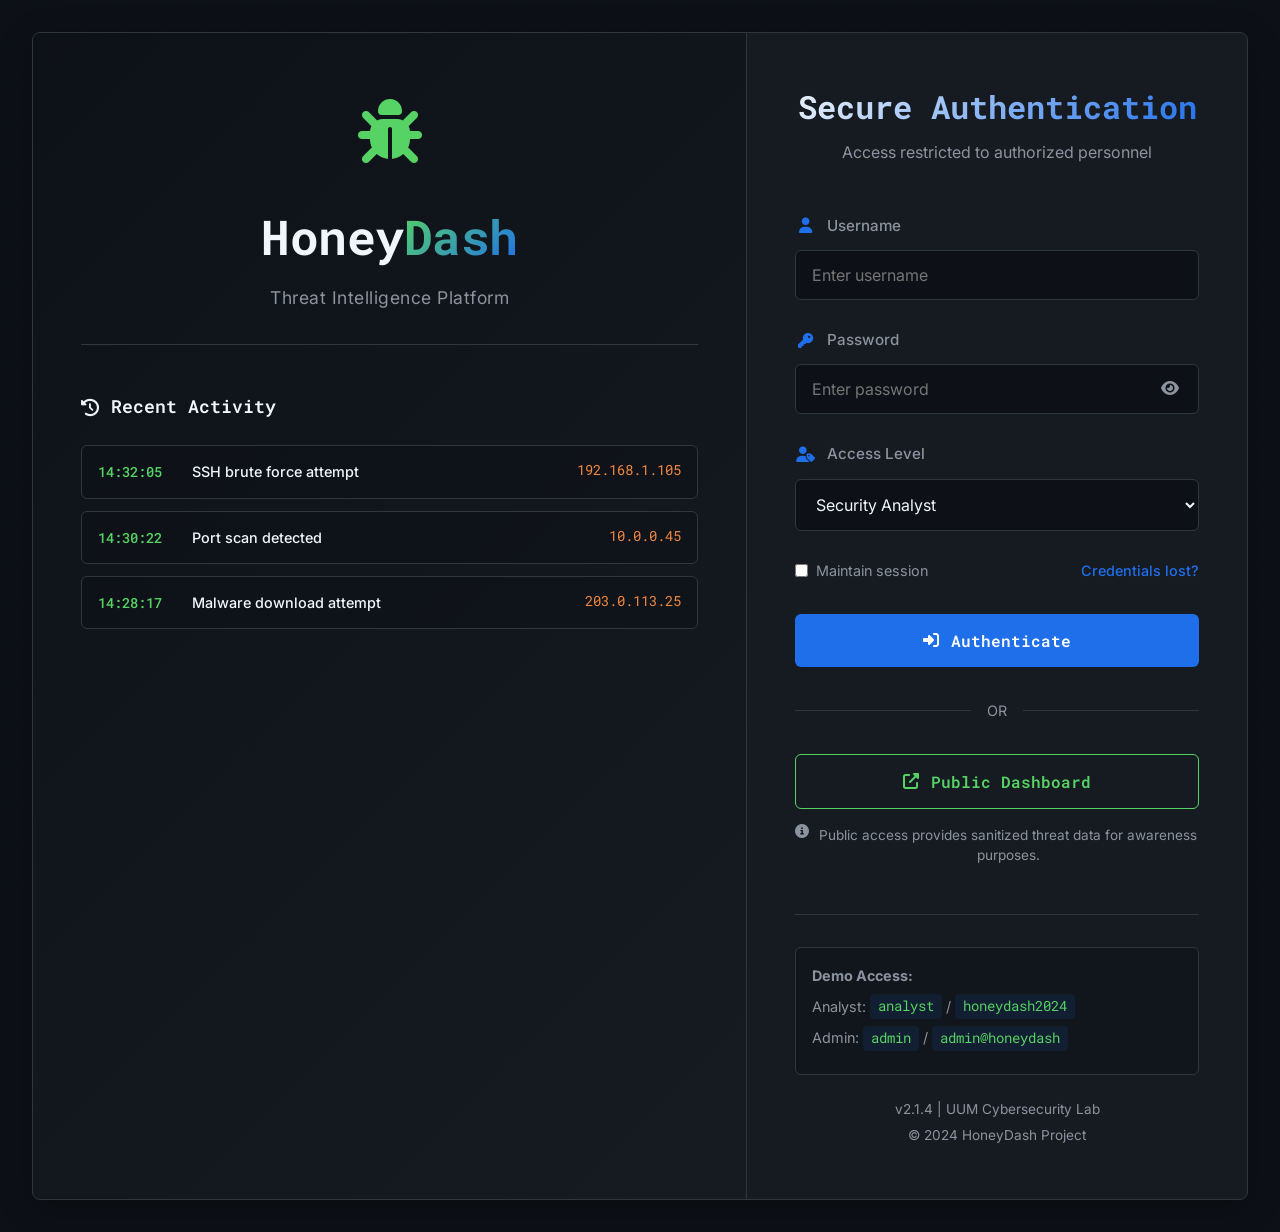
<file: index.html>
<!DOCTYPE html>
<html lang="en">

<head>
    <meta charset="UTF-8">
    <meta name="viewport" content="width=device-width, initial-scale=1.0">
    <title>HoneyDash | Secure Access</title>
    <link rel="stylesheet" href="css/login-style.css">
    <link rel="stylesheet" href="https://cdnjs.cloudflare.com/ajax/libs/font-awesome/6.4.0/css/all.min.css">
    <link
        href="https://fonts.googleapis.com/css2?family=Roboto+Mono:wght@300;400;500;700&family=Inter:wght@300;400;500;600;700&display=swap"
        rel="stylesheet">
</head>

<body class="login-page">
    <!-- Minimalist Background -->
    <div class="bg-grid"></div>

    <div class="login-wrapper">
        <!-- Left Info Panel -->
        <div class="login-info">
            <div class="brand">
                <div class="logo-icon">
                    <i class="fas fa-bug"></i>
                </div>
                <h1>Honey<span class="logo-highlight">Dash</span></h1>
                <p class="subtitle">Threat Intelligence Platform</p>
            </div>



            <div class="recent-activity">
                <h3><i class="fas fa-history"></i> Recent Activity</h3>
                <div class="activity-log">
                    <div class="activity-item">
                        <span class="time">14:32:05</span>
                        <span class="event">SSH brute force attempt</span>
                        <span class="source">192.168.1.105</span>
                    </div>
                    <div class="activity-item">
                        <span class="time">14:30:22</span>
                        <span class="event">Port scan detected</span>
                        <span class="source">10.0.0.45</span>
                    </div>
                    <div class="activity-item">
                        <span class="time">14:28:17</span>
                        <span class="event">Malware download attempt</span>
                        <span class="source">203.0.113.25</span>
                    </div>
                </div>
            </div>
        </div>

        <!-- Login Form -->
        <div class="login-form-container">
            <div class="form-header">
                <h2>Secure Authentication</h2>
                <p>Access restricted to authorized personnel</p>
            </div>

            <form id="loginForm" class="login-form">
                <div class="input-group">
                    <label for="username">
                        <i class="fas fa-user"></i>
                        <span>Username</span>
                    </label>
                    <input type="text" id="username" placeholder="Enter username" class="form-input">
                </div>

                <div class="input-group">
                    <label for="password">
                        <i class="fas fa-key"></i>
                        <span>Password</span>
                    </label>
                    <div class="password-wrapper">
                        <input type="password" id="password" placeholder="Enter password" class="form-input">
                        <button type="button" class="toggle-password" id="togglePassword">
                            <i class="fas fa-eye"></i>
                        </button>
                    </div>
                </div>

                <div class="input-group">
                    <label for="role">
                        <i class="fas fa-user-tag"></i>
                        <span>Access Level</span>
                    </label>
                    <select id="role" class="form-input">
                        <option value="analyst">Security Analyst</option>
                        <option value="admin">System Administrator</option>
                        <option value="viewer">Read-Only Viewer</option>
                    </select>
                </div>

                <div class="form-options">
                    <label class="checkbox">
                        <input type="checkbox" id="remember">
                        <span>Maintain session</span>
                    </label>
                    <a href="#" class="forgot-password">Credentials lost?</a>
                </div>

                <button type="submit" class="login-button">
                    <i class="fas fa-sign-in-alt"></i>
                    <span>Authenticate</span>
                </button>

                <div class="public-access">
                    <div class="divider">
                        <span>OR</span>
                    </div>
                    <button type="button" class="public-button" id="publicAccessBtn">
                        <i class="fas fa-external-link-alt"></i>
                        <span>Public Dashboard</span>
                    </button>
                    <p class="access-note">
                        <i class="fas fa-info-circle"></i>
                        Public access provides sanitized threat data for awareness purposes.
                    </p>
                </div>
            </form>

            <div class="form-footer">
                <div class="credentials-hint">
                    <p><strong>Demo Access:</strong></p>
                    <p>Analyst: <code>analyst</code> / <code>honeydash2024</code></p>
                    <p>Admin: <code>admin</code> / <code>admin@honeydash</code></p>
                </div>
                <div class="system-info">
                    <p>v2.1.4 | UUM Cybersecurity Lab</p>
                    <p>© 2024 HoneyDash Project</p>
                </div>
            </div>
        </div>
    </div>

    <script src="js/login-script.js"></script>
</body>

</html>
</file>
<file: css/login-style.css>
/* ===== BASE RESET & FONTS ===== */
* {
    margin: 0;
    padding: 0;
    box-sizing: border-box;
}

:root {
    --dark-bg: #0d1117;
    --dark-surface: #161b22;
    --dark-border: #30363d;
    --text-primary: #f0f6fc;
    --text-secondary: #8b949e;
    --accent-blue: #1f6feb;
    --accent-cyan: #56d364;
    --accent-red: #f85149;
    --accent-orange: #f0883e;
    --accent-purple: #8957e5;
    --success: #238636;
    --warning: #9e6a03;
    --danger: #da3633;
}

body {
    font-family: 'Inter', -apple-system, BlinkMacSystemFont, 'Segoe UI', Roboto, sans-serif;
    background-color: var(--dark-bg);
    color: var(--text-primary);
    line-height: 1.6;
    min-height: 100vh;
    overflow-x: hidden;
}

.login-page {
    display: flex;
    align-items: center;
    justify-content: center;
    min-height: 100vh;
    padding: 2rem;
}

/* ===== BACKGROUND GRID ===== */
.bg-grid {
    position: fixed;
    top: 0;
    left: 0;
    width: 100%;
    height: 100%;
    background-image:
        linear-gradient(rgba(31, 111, 235, 0.05) 1px, transparent 1px),
        linear-gradient(90deg, rgba(31, 111, 235, 0.05) 1px, transparent 1px);
    background-size: 40px 40px;
    z-index: -1;
    opacity: 0.3;
}

/* ===== LOGIN WRAPPER ===== */
.login-wrapper {
    display: flex;
    width: 100%;
    max-width: 1400px;
    background: var(--dark-surface);
    border: 1px solid var(--dark-border);
    border-radius: 8px;
    overflow: hidden;
    box-shadow: 0 8px 32px rgba(0, 0, 0, 0.3);
    min-height: 800px;
}

/* ===== LEFT INFO PANEL ===== */
.login-info {
    flex: 1;
    padding: 3rem;
    background: linear-gradient(135deg, rgba(13, 17, 23, 0.95), rgba(22, 27, 34, 0.95));
    border-right: 1px solid var(--dark-border);
    display: flex;
    flex-direction: column;
    gap: 3rem;
}

.brand {
    text-align: center;
    padding-bottom: 2rem;
    border-bottom: 1px solid var(--dark-border);
}

.logo-icon {
    font-size: 4rem;
    color: var(--accent-cyan);
    margin-bottom: 1rem;
}

.brand h1 {
    font-family: 'Roboto Mono', monospace;
    font-size: 3rem;
    font-weight: 700;
    letter-spacing: -0.5px;
    margin-bottom: 0.5rem;
}

.logo-highlight {
    color: var(--accent-cyan);
    background: linear-gradient(135deg, var(--accent-cyan), var(--accent-blue));
    -webkit-background-clip: text;
    -webkit-text-fill-color: transparent;
}

.subtitle {
    color: var(--text-secondary);
    font-size: 1.1rem;
    letter-spacing: 0.5px;
}

/* ===== SYSTEM STATUS ===== */
.system-status h3,
.recent-activity h3 {
    font-family: 'Roboto Mono', monospace;
    font-size: 1.1rem;
    font-weight: 600;
    margin-bottom: 1.5rem;
    color: var(--text-primary);
    display: flex;
    align-items: center;
    gap: 0.75rem;
}

.status-items {
    display: flex;
    flex-direction: column;
    gap: 1rem;
}

.status-item {
    display: flex;
    align-items: center;
    justify-content: space-between;
    padding: 0.875rem 1rem;
    background: rgba(13, 17, 23, 0.5);
    border: 1px solid var(--dark-border);
    border-radius: 6px;
    transition: all 0.2s ease;
}

.status-item:hover {
    background: rgba(31, 111, 235, 0.05);
    border-color: var(--accent-blue);
}

.status-dot {
    width: 8px;
    height: 8px;
    border-radius: 50%;
    display: inline-block;
    margin-right: 0.75rem;
}

.status-item.online .status-dot {
    background: var(--success);
    box-shadow: 0 0 8px var(--success);
}

.status-item.warning .status-dot {
    background: var(--warning);
    box-shadow: 0 0 8px var(--warning);
}

.status-item.offline .status-dot {
    background: var(--danger);
    box-shadow: 0 0 8px var(--danger);
}

.status-value {
    font-family: 'Roboto Mono', monospace;
    font-size: 0.9rem;
    font-weight: 500;
    padding: 0.25rem 0.75rem;
    border-radius: 12px;
    background: rgba(13, 17, 23, 0.7);
}

.status-item.online .status-value {
    color: var(--success);
}

.status-item.warning .status-value {
    color: var(--warning);
}

.status-item.offline .status-value {
    color: var(--danger);
}

/* ===== RECENT ACTIVITY ===== */
.activity-log {
    display: flex;
    flex-direction: column;
    gap: 0.75rem;
}

.activity-item {
    display: grid;
    grid-template-columns: auto 1fr auto;
    gap: 1.5rem;
    padding: 0.875rem 1rem;
    background: rgba(13, 17, 23, 0.5);
    border: 1px solid var(--dark-border);
    border-radius: 6px;
    font-size: 0.9rem;
    transition: all 0.2s ease;
}

.activity-item:hover {
    background: rgba(31, 111, 235, 0.05);
    border-color: var(--accent-blue);
}

.time {
    font-family: 'Roboto Mono', monospace;
    color: var(--accent-cyan);
    font-weight: 500;
    min-width: 70px;
}

.event {
    color: var(--text-primary);
    font-weight: 500;
}

.source {
    font-family: 'Roboto Mono', monospace;
    color: var(--accent-orange);
    font-size: 0.85rem;
    min-width: 100px;
    text-align: right;
}

/* ===== LOGIN FORM CONTAINER ===== */
.login-form-container {
    flex: 1;
    padding: 3rem;
    display: flex;
    flex-direction: column;
    justify-content: center;
    max-width: 500px;
}

.form-header {
    text-align: center;
    margin-bottom: 3rem;
}

.form-header h2 {
    font-family: 'Roboto Mono', monospace;
    font-size: 2rem;
    font-weight: 700;
    margin-bottom: 0.5rem;
    background: linear-gradient(135deg, var(--text-primary), var(--accent-blue));
    -webkit-background-clip: text;
    -webkit-text-fill-color: transparent;
}

.form-header p {
    color: var(--text-secondary);
    font-size: 1rem;
}

/* ===== FORM ELEMENTS ===== */
.login-form {
    width: 100%;
}

.input-group {
    margin-bottom: 1.75rem;
}

.input-group label {
    display: flex;
    align-items: center;
    gap: 0.75rem;
    margin-bottom: 0.75rem;
    font-weight: 500;
    color: var(--text-secondary);
    font-size: 0.95rem;
}

.input-group label i {
    width: 20px;
    text-align: center;
    color: var(--accent-blue);
}

.form-input {
    width: 100%;
    padding: 0.875rem 1rem;
    background: var(--dark-bg);
    border: 1px solid var(--dark-border);
    border-radius: 6px;
    color: var(--text-primary);
    font-family: 'Inter', sans-serif;
    font-size: 1rem;
    transition: all 0.2s ease;
}

.form-input:focus {
    outline: none;
    border-color: var(--accent-blue);
    box-shadow: 0 0 0 3px rgba(31, 111, 235, 0.15);
}

.password-wrapper {
    position: relative;
}

.toggle-password {
    position: absolute;
    right: 1rem;
    top: 50%;
    transform: translateY(-50%);
    background: none;
    border: none;
    color: var(--text-secondary);
    cursor: pointer;
    padding: 0.25rem;
    font-size: 1rem;
}

.toggle-password:hover {
    color: var(--accent-blue);
}

/* ===== FORM OPTIONS ===== */
.form-options {
    display: flex;
    justify-content: space-between;
    align-items: center;
    margin-bottom: 2rem;
    font-size: 0.9rem;
}

.checkbox {
    display: flex;
    align-items: center;
    gap: 0.5rem;
    cursor: pointer;
    color: var(--text-secondary);
}

.checkbox input {
    width: auto;
    accent-color: var(--accent-blue);
}

.forgot-password {
    color: var(--accent-blue);
    text-decoration: none;
    font-weight: 500;
}

.forgot-password:hover {
    text-decoration: underline;
}

/* ===== LOGIN BUTTON ===== */
.login-button {
    width: 100%;
    padding: 1rem;
    background: var(--accent-blue);
    color: white;
    border: none;
    border-radius: 6px;
    font-family: 'Roboto Mono', monospace;
    font-size: 1rem;
    font-weight: 600;
    cursor: pointer;
    display: flex;
    align-items: center;
    justify-content: center;
    gap: 0.75rem;
    transition: all 0.2s ease;
    margin-bottom: 2rem;
}

.login-button:hover {
    background: #1a64d8;
    transform: translateY(-1px);
    box-shadow: 0 4px 12px rgba(31, 111, 235, 0.3);
}

.login-button:active {
    transform: translateY(0);
}

/* ===== PUBLIC ACCESS ===== */
.public-access {
    margin-top: 2rem;
    text-align: center;
}

.divider {
    display: flex;
    align-items: center;
    margin: 2rem 0;
    color: var(--text-secondary);
    font-size: 0.9rem;
}

.divider::before,
.divider::after {
    content: "";
    flex: 1;
    height: 1px;
    background: var(--dark-border);
}

.divider span {
    padding: 0 1rem;
}

.public-button {
    width: 100%;
    padding: 1rem;
    background: transparent;
    color: var(--accent-cyan);
    border: 1px solid var(--accent-cyan);
    border-radius: 6px;
    font-family: 'Roboto Mono', monospace;
    font-size: 1rem;
    font-weight: 600;
    cursor: pointer;
    display: flex;
    align-items: center;
    justify-content: center;
    gap: 0.75rem;
    transition: all 0.2s ease;
}

.public-button:hover {
    background: rgba(86, 211, 100, 0.1);
    transform: translateY(-1px);
}

.access-note {
    margin-top: 1rem;
    font-size: 0.85rem;
    color: var(--text-secondary);
    display: flex;
    align-items: flex-start;
    gap: 0.5rem;
    line-height: 1.5;
}

/* ===== FORM FOOTER ===== */
.form-footer {
    margin-top: 3rem;
    padding-top: 2rem;
    border-top: 1px solid var(--dark-border);
}

.credentials-hint {
    background: rgba(13, 17, 23, 0.5);
    border: 1px solid var(--dark-border);
    border-radius: 6px;
    padding: 1rem;
    margin-bottom: 1.5rem;
    font-size: 0.9rem;
}

.credentials-hint p {
    margin-bottom: 0.5rem;
    color: var(--text-secondary);
}

.credentials-hint code {
    font-family: 'Roboto Mono', monospace;
    background: rgba(31, 111, 235, 0.1);
    padding: 0.2rem 0.5rem;
    border-radius: 4px;
    color: var(--accent-cyan);
    font-size: 0.85rem;
}

.system-info {
    text-align: center;
    font-size: 0.85rem;
    color: var(--text-secondary);
}

.system-info p {
    margin-bottom: 0.25rem;
}

/* ===== NOTIFICATIONS ===== */
.notification {
    position: fixed;
    top: 20px;
    right: 20px;
    padding: 1rem 1.5rem;
    background: var(--dark-surface);
    border: 1px solid var(--dark-border);
    border-radius: 6px;
    display: flex;
    align-items: center;
    gap: 1rem;
    box-shadow: 0 4px 12px rgba(0, 0, 0, 0.3);
    z-index: 10000;
    animation: slideIn 0.3s ease;
    max-width: 400px;
}

@keyframes slideIn {
    from {
        transform: translateX(100%);
        opacity: 0;
    }

    to {
        transform: translateX(0);
        opacity: 1;
    }
}

.notification-success {
    border-left: 4px solid var(--success);
}

.notification-error {
    border-left: 4px solid var(--danger);
}

.notification-info {
    border-left: 4px solid var(--accent-blue);
}

.notification-warning {
    border-left: 4px solid var(--warning);
}

.notification-close {
    background: none;
    border: none;
    color: var(--text-secondary);
    cursor: pointer;
    padding: 0.25rem;
    margin-left: auto;
}

.notification-close:hover {
    color: var(--text-primary);
}

/* ===== RESPONSIVE DESIGN ===== */
@media (max-width: 1024px) {
    .login-wrapper {
        flex-direction: column;
        max-height: 100vh;
        overflow-y: auto;
    }

    .login-info {
        border-right: none;
        border-bottom: 1px solid var(--dark-border);
        padding: 2rem;
    }

    .login-form-container {
        max-width: 100%;
        padding: 2rem;
    }
}

@media (max-width: 768px) {
    .login-page {
        padding: 1rem;
    }

    .brand h1 {
        font-size: 2.5rem;
    }

    .activity-item {
        grid-template-columns: 1fr;
        gap: 0.5rem;
    }

    .source {
        text-align: left;
    }
}

@media (max-width: 480px) {
    .form-options {
        flex-direction: column;
        align-items: flex-start;
        gap: 1rem;
    }

    .brand h1 {
        font-size: 2rem;
    }

    .logo-icon {
        font-size: 3rem;
    }
}
</file>
